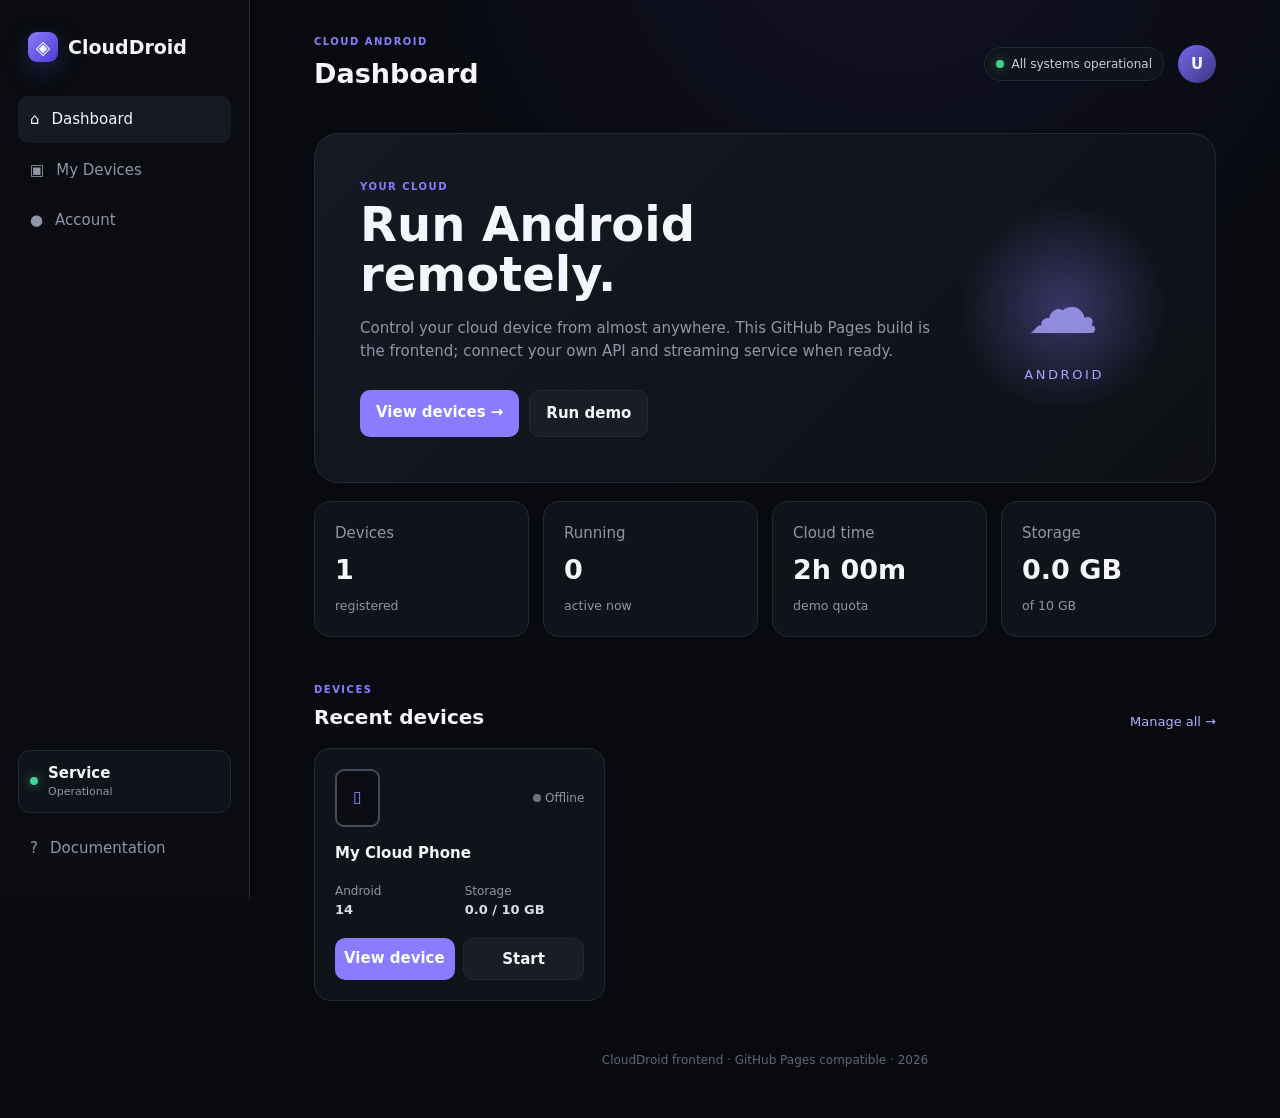
<file: index.html>
<!doctype html>
<html lang="en">
<head>
  <meta charset="utf-8">
  <meta name="viewport" content="width=device-width,initial-scale=1">
  <meta name="theme-color" content="#0b0d12">
  <meta name="description" content="CloudDroid — cloud Android device dashboard.">
  <title>CloudDroid — Cloud Android</title>
  <link rel="stylesheet" href="css/style.css">
</head>
<body>
  <div class="app-shell">
    <aside class="sidebar">
      <a class="brand" href="index.html"><span class="brand-mark">◈</span><span>CloudDroid</span></a>
      <nav>
        <a class="nav-link active" href="index.html">⌂ <span>Dashboard</span></a>
        <a class="nav-link" href="devices.html">▣ <span>My Devices</span></a>
        <a class="nav-link" href="account.html">● <span>Account</span></a>
      </nav>
      <div class="sidebar-bottom">
        <div class="mini-card">
          <span class="dot online"></span>
          <div><strong>Service</strong><small>Operational</small></div>
        </div>
        <a class="nav-link" href="README.md">? <span>Documentation</span></a>
      </div>
    </aside>

    <main class="main">
      <header class="topbar">
        <button class="icon-btn mobile-menu" id="menuBtn" aria-label="Open menu">☰</button>
        <div>
          <p class="eyebrow">CLOUD ANDROID</p>
          <h1>Dashboard</h1>
        </div>
        <div class="top-actions">
          <span class="pill"><span class="dot online"></span>All systems operational</span>
          <a class="avatar" href="account.html">U</a>
        </div>
      </header>

      <section class="hero">
        <div>
          <p class="eyebrow">YOUR CLOUD</p>
          <h2>Run Android remotely.</h2>
          <p class="muted">Control your cloud device from almost anywhere. This GitHub Pages build is the frontend; connect your own API and streaming service when ready.</p>
          <div class="hero-actions">
            <a class="btn primary" href="devices.html">View devices →</a>
            <button class="btn secondary" id="demoBtn">Run demo</button>
          </div>
        </div>
        <div class="hero-orb" aria-hidden="true"><span>ANDROID</span><b>☁</b></div>
      </section>

      <section class="stats-grid">
        <article class="stat-card"><span>Devices</span><strong id="deviceCount">1</strong><small>registered</small></article>
        <article class="stat-card"><span>Running</span><strong id="runningCount">0</strong><small>active now</small></article>
        <article class="stat-card"><span>Cloud time</span><strong>2h 00m</strong><small>demo quota</small></article>
        <article class="stat-card"><span>Storage</span><strong>0.0 GB</strong><small>of 10 GB</small></article>
      </section>

      <section class="section-head">
        <div><p class="eyebrow">DEVICES</p><h2>Recent devices</h2></div>
        <a class="text-link" href="devices.html">Manage all →</a>
      </section>
      <section id="deviceList" class="device-grid"></section>

      <footer class="footer">CloudDroid frontend · GitHub Pages compatible · <span id="year"></span></footer>
    </main>
  </div>
  <script src="js/app.js"></script><script src="js/data.js"></script>
  <script src="js/dashboard.js"></script>
</body>
</html>
</file>
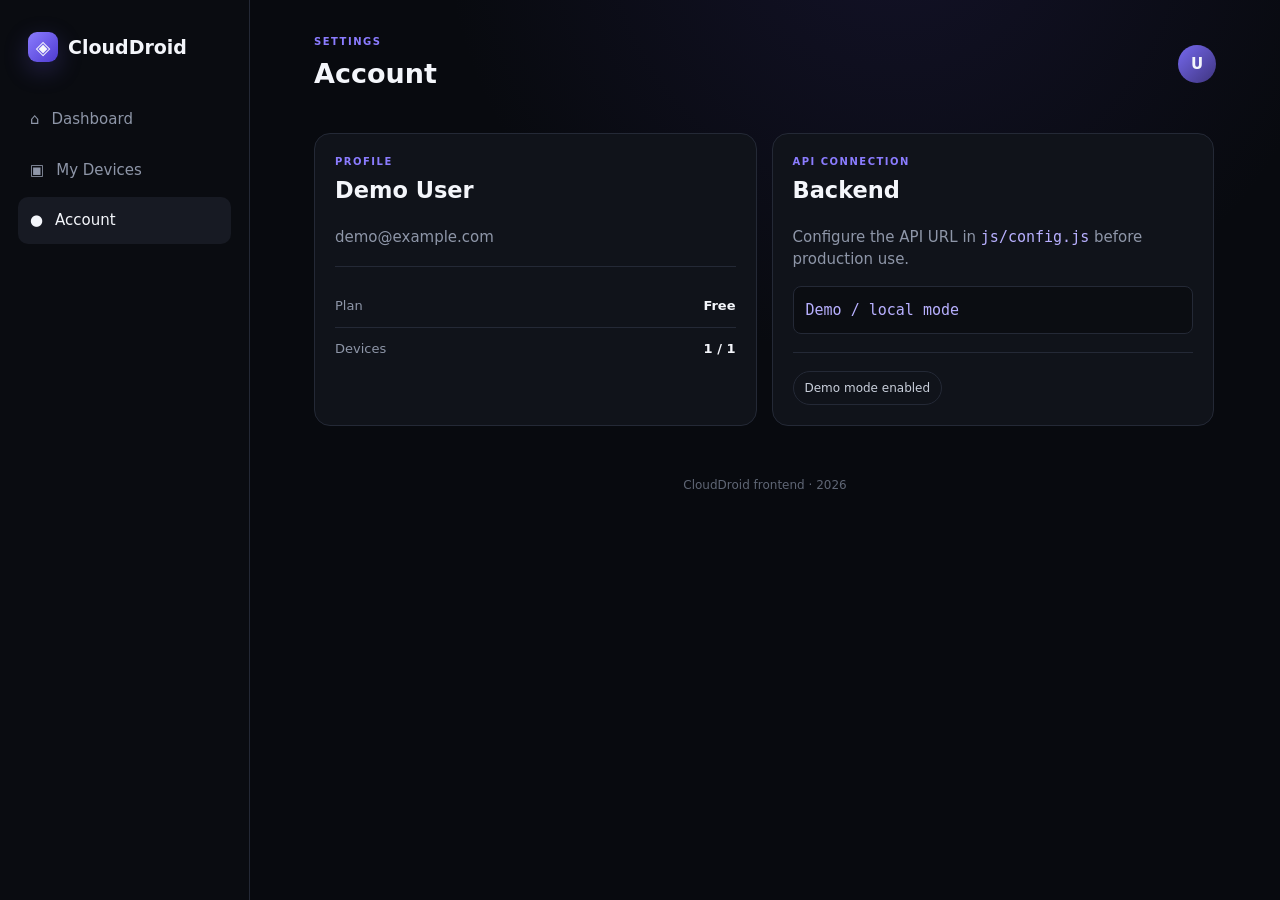
<file: account.html>
<!doctype html>
<html lang="en">
<head>
  <meta charset="utf-8"><meta name="viewport" content="width=device-width,initial-scale=1">
  <title>Account — CloudDroid</title><link rel="stylesheet" href="css/style.css">
</head>
<body>
<div class="app-shell">
  <aside class="sidebar"><a class="brand" href="index.html"><span class="brand-mark">◈</span><span>CloudDroid</span></a><nav><a class="nav-link" href="index.html">⌂ <span>Dashboard</span></a><a class="nav-link" href="devices.html">▣ <span>My Devices</span></a><a class="nav-link active" href="account.html">● <span>Account</span></a></nav></aside>
  <main class="main">
    <header class="topbar"><button class="icon-btn mobile-menu" id="menuBtn">☰</button><div><p class="eyebrow">SETTINGS</p><h1>Account</h1></div><div class="avatar">U</div></header>
    <section class="settings-grid">
      <article class="panel-card"><p class="eyebrow">PROFILE</p><h2>Demo User</h2><p class="muted">demo@example.com</p><div class="divider"></div><div class="session-row"><span>Plan</span><strong>Free</strong></div><div class="session-row"><span>Devices</span><strong>1 / 1</strong></div></article>
      <article class="panel-card"><p class="eyebrow">API CONNECTION</p><h2>Backend</h2><p class="muted">Configure the API URL in <code>js/config.js</code> before production use.</p><div class="config-box"><code id="apiDisplay"></code></div><div class="divider"></div><span class="pill">Demo mode enabled</span></article>
    </section>
    <footer class="footer">CloudDroid frontend · <span id="year"></span></footer>
  </main>
</div>
<script src="js/app.js"></script><script>
document.getElementById('apiDisplay').textContent = window.CLOUDDROID_CONFIG?.API_URL || 'Demo / local mode';
</script>
</body>
</html>
</file>
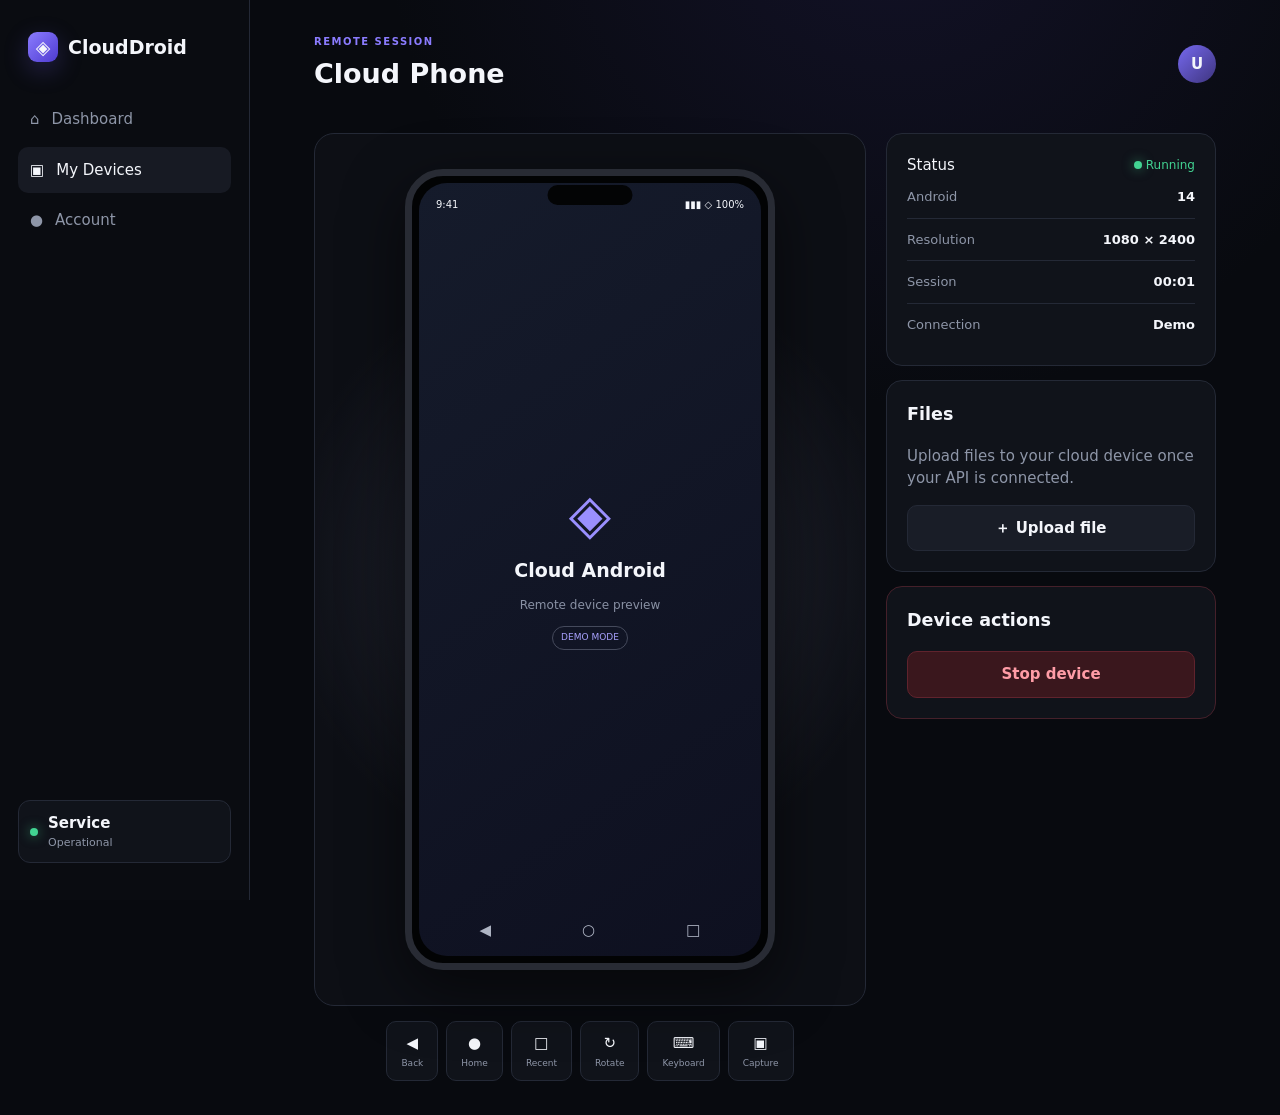
<file: device.html>
<!doctype html>
<html lang="en">
<head>
  <meta charset="utf-8"><meta name="viewport" content="width=device-width,initial-scale=1">
  <title>Cloud Device — CloudDroid</title><link rel="stylesheet" href="css/style.css">
</head>
<body>
<div class="app-shell">
  <aside class="sidebar">
    <a class="brand" href="index.html"><span class="brand-mark">◈</span><span>CloudDroid</span></a>
    <nav><a class="nav-link" href="index.html">⌂ <span>Dashboard</span></a><a class="nav-link active" href="devices.html">▣ <span>My Devices</span></a><a class="nav-link" href="account.html">● <span>Account</span></a></nav>
    <div class="sidebar-bottom"><div class="mini-card"><span class="dot online"></span><div><strong>Service</strong><small>Operational</small></div></div></div>
  </aside>
  <main class="main">
    <header class="topbar">
      <button class="icon-btn mobile-menu" id="menuBtn">☰</button>
      <div><p class="eyebrow">REMOTE SESSION</p><h1 id="deviceTitle">Cloud Phone</h1></div>
      <a class="avatar" href="account.html">U</a>
    </header>

    <section class="remote-layout">
      <div>
        <div class="phone-stage">
          <div class="phone-frame">
            <div class="phone-camera"></div>
            <div id="remoteScreen" class="remote-screen">
              <div class="android-status"><span>9:41</span><span>▮▮▮ ◇ 100%</span></div>
              <div class="android-content">
                <div class="android-logo">◈</div>
                <h3>Cloud Android</h3>
                <p>Remote device preview</p>
                <span class="android-badge">DEMO MODE</span>
              </div>
              <div class="android-nav"><span>◀</span><span>○</span><span>□</span></div>
            </div>
          </div>
        </div>
        <div class="remote-controls">
          <button class="control-btn" data-action="back">◀<small>Back</small></button>
          <button class="control-btn" data-action="home">●<small>Home</small></button>
          <button class="control-btn" data-action="recent">□<small>Recent</small></button>
          <button class="control-btn" data-action="rotate">↻<small>Rotate</small></button>
          <button class="control-btn" data-action="keyboard">⌨<small>Keyboard</small></button>
          <button class="control-btn" data-action="screenshot">▣<small>Capture</small></button>
        </div>
      </div>

      <aside class="session-panel">
        <div class="panel-card">
          <div class="panel-title"><span>Status</span><span class="status running"><span class="dot online"></span> Running</span></div>
          <div class="session-row"><span>Android</span><strong>14</strong></div>
          <div class="session-row"><span>Resolution</span><strong>1080 × 2400</strong></div>
          <div class="session-row"><span>Session</span><strong id="sessionTime">00:00</strong></div>
          <div class="session-row"><span>Connection</span><strong id="connectionState">Demo</strong></div>
        </div>
        <div class="panel-card">
          <h3>Files</h3>
          <p class="muted">Upload files to your cloud device once your API is connected.</p>
          <button class="btn secondary full" id="uploadBtn">＋ Upload file</button>
          <input id="fileInput" type="file" hidden>
        </div>
        <div class="panel-card danger-card">
          <h3>Device actions</h3>
          <button class="btn danger full" id="stopBtn">Stop device</button>
        </div>
      </aside>
    </section>
  </main>
</div>
<script src="js/app.js"></script><script src="js/device.js"></script>
</body>
</html>
</file>
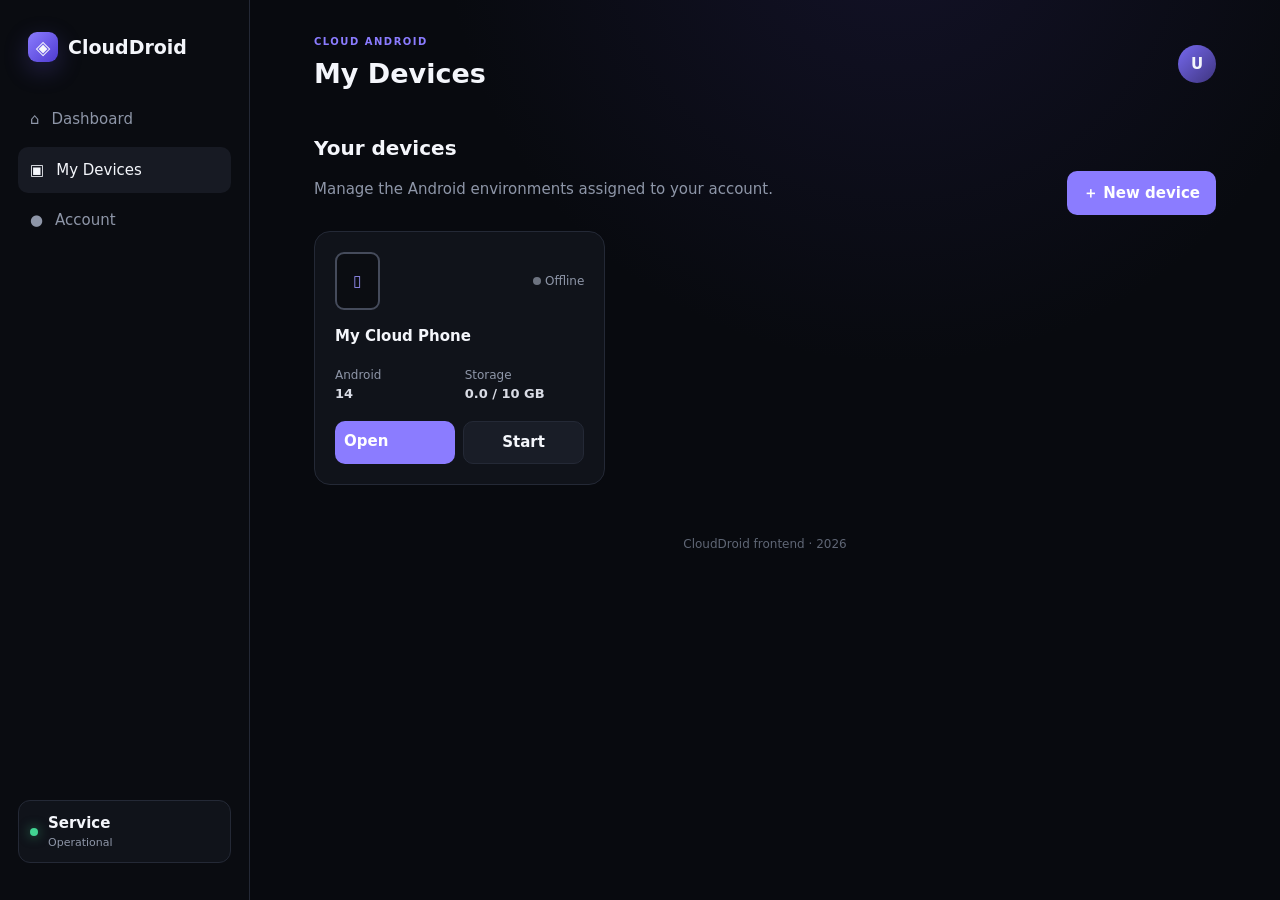
<file: devices.html>
<!doctype html>
<html lang="en">
<head>
  <meta charset="utf-8"><meta name="viewport" content="width=device-width,initial-scale=1">
  <title>My Devices — CloudDroid</title><link rel="stylesheet" href="css/style.css">
</head>
<body>
<div class="app-shell">
  <aside class="sidebar">
    <a class="brand" href="index.html"><span class="brand-mark">◈</span><span>CloudDroid</span></a>
    <nav>
      <a class="nav-link" href="index.html">⌂ <span>Dashboard</span></a>
      <a class="nav-link active" href="devices.html">▣ <span>My Devices</span></a>
      <a class="nav-link" href="account.html">● <span>Account</span></a>
    </nav>
    <div class="sidebar-bottom"><div class="mini-card"><span class="dot online"></span><div><strong>Service</strong><small>Operational</small></div></div></div>
  </aside>
  <main class="main">
    <header class="topbar">
      <button class="icon-btn mobile-menu" id="menuBtn">☰</button>
      <div><p class="eyebrow">CLOUD ANDROID</p><h1>My Devices</h1></div>
      <a class="avatar" href="account.html">U</a>
    </header>
    <div class="page-toolbar"><div><h2>Your devices</h2><p class="muted">Manage the Android environments assigned to your account.</p></div><button class="btn primary" id="createDevice">＋ New device</button></div>
    <section id="allDevices" class="device-grid"></section>
    <footer class="footer">CloudDroid frontend · <span id="year"></span></footer>
  </main>
</div>
<script src="js/app.js"></script><script src="js/data.js"></script><script src="js/devices.js"></script>
</body>
</html>
</file>
<file: css/style.css>
:root{--bg:#080a0f;--panel:#10131a;--panel2:#151923;--line:#242936;--text:#f4f6fb;--muted:#8e96a8;--accent:#8b7cff;--accent2:#6c5ce7;--green:#42d392;--red:#ff6575;--shadow:0 20px 60px #0008}*{box-sizing:border-box}html{scroll-behavior:smooth}body{margin:0;background:radial-gradient(circle at 70% -10%,#30276b44,transparent 34%),var(--bg);color:var(--text);font:15px/1.5 Inter,ui-sans-serif,system-ui,-apple-system,BlinkMacSystemFont,"Segoe UI",sans-serif}a{text-decoration:none;color:inherit}button{font:inherit}.app-shell{display:flex;min-height:100vh}.sidebar{width:250px;border-right:1px solid var(--line);padding:25px 18px;display:flex;flex-direction:column;position:fixed;inset:0 auto 0 0;background:#0a0c11;z-index:10}.brand{display:flex;gap:10px;align-items:center;font-size:19px;font-weight:800;padding:7px 10px 30px}.brand-mark{display:grid;place-items:center;width:30px;height:30px;border-radius:9px;background:linear-gradient(135deg,var(--accent),#4e3bd0);box-shadow:0 8px 25px #6c5ce744}.nav-link{display:flex;gap:12px;align-items:center;color:var(--muted);padding:12px;border-radius:10px;margin:4px 0}.nav-link:hover,.nav-link.active{background:#171a23;color:var(--text)}.sidebar-bottom{margin-top:auto}.mini-card{display:flex;gap:10px;align-items:center;background:var(--panel);border:1px solid var(--line);border-radius:12px;padding:11px;margin-bottom:12px}.mini-card small,.mini-card strong{display:block}.mini-card small{color:var(--muted);font-size:11px}.dot{width:8px;height:8px;border-radius:50%;display:inline-block;background:#6d7380}.dot.online{background:var(--green);box-shadow:0 0 12px #42d39299}.main{margin-left:250px;width:calc(100% - 250px);padding:34px 5%;max-width:1600px}.topbar{display:flex;align-items:center;justify-content:space-between;gap:20px;margin-bottom:38px}.topbar h1{margin:0;font-size:27px}.eyebrow{margin:0 0 5px;color:var(--accent);font-size:10px;font-weight:800;letter-spacing:.15em}.top-actions{display:flex;align-items:center;gap:14px}.pill{display:inline-flex;align-items:center;gap:8px;border:1px solid var(--line);background:#10131a;padding:7px 11px;border-radius:99px;font-size:12px;color:#c9cfdb}.avatar{width:38px;height:38px;display:grid;place-items:center;border-radius:50%;background:linear-gradient(135deg,#7669ef,#3e347e);font-weight:800}.hero{display:flex;justify-content:space-between;align-items:center;min-height:330px;border:1px solid var(--line);border-radius:24px;padding:45px;overflow:hidden;background:linear-gradient(135deg,#151923,#0e1016)}.hero h2{font-size:48px;line-height:1.05;max-width:600px;margin:5px 0 18px}.muted{color:var(--muted);max-width:650px}.hero-orb{width:230px;height:230px;border-radius:50%;display:grid;place-items:center;position:relative;background:radial-gradient(circle,#887cff55,transparent 67%);font-size:13px;letter-spacing:.2em;color:#aaa3ff}.hero-orb b{position:absolute;font-size:72px;opacity:.8}.hero-orb span{position:absolute;bottom:38px}.hero-actions{display:flex;gap:10px;margin-top:28px}.btn{border:0;border-radius:10px;padding:11px 16px;cursor:pointer;font-weight:700}.btn.primary{background:var(--accent);color:white}.btn.primary:hover{background:var(--accent2)}.btn.secondary{background:#191d27;color:var(--text);border:1px solid var(--line)}.btn.danger{background:#3a171d;color:#ff9ca6;border:1px solid #60232d}.full{width:100%}.stats-grid{display:grid;grid-template-columns:repeat(4,1fr);gap:14px;margin:18px 0 45px}.stat-card,.panel-card,.device-card{background:var(--panel);border:1px solid var(--line);border-radius:16px;padding:20px}.stat-card span,.stat-card small{display:block;color:var(--muted)}.stat-card strong{display:block;font-size:27px;margin:6px 0}.section-head,.page-toolbar{display:flex;justify-content:space-between;align-items:end;gap:20px;margin-bottom:16px}.section-head h2,.page-toolbar h2{margin:0;font-size:20px}.text-link{color:#b5afff;font-size:13px}.device-grid{display:grid;grid-template-columns:repeat(3,1fr);gap:14px}.device-card{transition:.2s}.device-card:hover{transform:translateY(-2px);border-color:#3b4050}.device-head,.panel-title{display:flex;align-items:center;justify-content:space-between;gap:10px}.device-icon{width:45px;height:58px;border:2px solid #454b5b;border-radius:9px;display:grid;place-items:center;color:#9d96ff;background:#0b0d12}.device-name{font-weight:800}.device-meta{display:grid;grid-template-columns:1fr 1fr;gap:10px;margin:18px 0;color:var(--muted);font-size:12px}.device-meta strong{display:block;color:#d9dce5;font-size:13px}.device-actions{display:flex;gap:8px}.device-actions .btn{flex:1;padding:9px}.status{font-size:12px}.status.running{color:var(--green)}.status.offline{color:var(--muted)}.footer{color:#5f6675;text-align:center;padding:50px 0 15px;font-size:12px}.remote-layout{display:grid;grid-template-columns:minmax(0,1fr) 330px;gap:20px}.phone-stage{min-height:650px;background:radial-gradient(circle,#272a38,transparent 60%),#0d0f15;border:1px solid var(--line);border-radius:20px;display:grid;place-items:center;padding:35px}.phone-frame{width:min(370px,72vw);aspect-ratio:9/19.5;background:#020304;border:7px solid #282b34;border-radius:38px;padding:7px;box-shadow:var(--shadow);position:relative}.phone-camera{position:absolute;z-index:2;top:9px;left:50%;transform:translateX(-50%);width:85px;height:20px;border-radius:15px;background:#030405}.remote-screen{height:100%;border-radius:28px;overflow:hidden;background:linear-gradient(145deg,#151b2b,#0e1020);display:flex;flex-direction:column}.android-status{padding:14px 17px 8px;display:flex;justify-content:space-between;font-size:10px}.android-content{flex:1;display:grid;place-content:center;text-align:center}.android-logo{font-size:55px;color:#9a8fff}.android-content h3{margin:0;font-size:19px}.android-content p{color:#8991a4;font-size:12px}.android-badge{margin:auto;border:1px solid #454a5c;border-radius:99px;padding:4px 8px;font-size:9px;color:#a9a2ff}.android-nav{display:flex;justify-content:space-around;padding:15px;color:#aeb4c3}.remote-controls{display:flex;justify-content:center;gap:8px;flex-wrap:wrap;margin-top:15px}.control-btn{background:var(--panel);border:1px solid var(--line);color:var(--text);border-radius:10px;padding:10px 14px;cursor:pointer}.control-btn small{display:block;color:var(--muted);font-size:9px;margin-top:2px}.session-panel{display:flex;flex-direction:column;gap:14px}.panel-card h2,.panel-card h3{margin-top:0}.session-row{display:flex;justify-content:space-between;padding:11px 0;border-bottom:1px solid var(--line);font-size:13px}.session-row:last-child{border-bottom:0}.session-row span{color:var(--muted)}.divider{height:1px;background:var(--line);margin:18px 0}.config-box{padding:12px;background:#0b0d12;border:1px solid var(--line);border-radius:8px;overflow:auto}.danger-card{border-color:#45202a}.settings-grid{display:grid;grid-template-columns:1fr 1fr;gap:15px;max-width:900px}.icon-btn{background:var(--panel);border:1px solid var(--line);color:var(--text);border-radius:9px;padding:9px;cursor:pointer}.mobile-menu{display:none}code{color:#b8b0ff}@media(max-width:1000px){.sidebar{width:215px}.main{margin-left:215px;width:calc(100% - 215px)}.device-grid{grid-template-columns:1fr 1fr}.remote-layout{grid-template-columns:1fr}.session-panel{display:grid;grid-template-columns:1fr 1fr}.stats-grid{grid-template-columns:1fr 1fr}}@media(max-width:720px){.sidebar{display:none}.sidebar.open{display:flex;width:260px}.main{margin-left:0;width:100%;padding:22px 16px}.mobile-menu{display:block}.topbar{margin-bottom:25px}.topbar>div:first-of-type{margin-right:auto}.top-actions .pill{display:none}.hero{padding:28px;min-height:auto}.hero h2{font-size:35px}.hero-orb{display:none}.stats-grid,.device-grid,.settings-grid,.session-panel{grid-template-columns:1fr}.page-toolbar{align-items:start}.phone-stage{min-height:520px;padding:20px}.phone-frame{width:min(330px,78vw)}}
</file>
